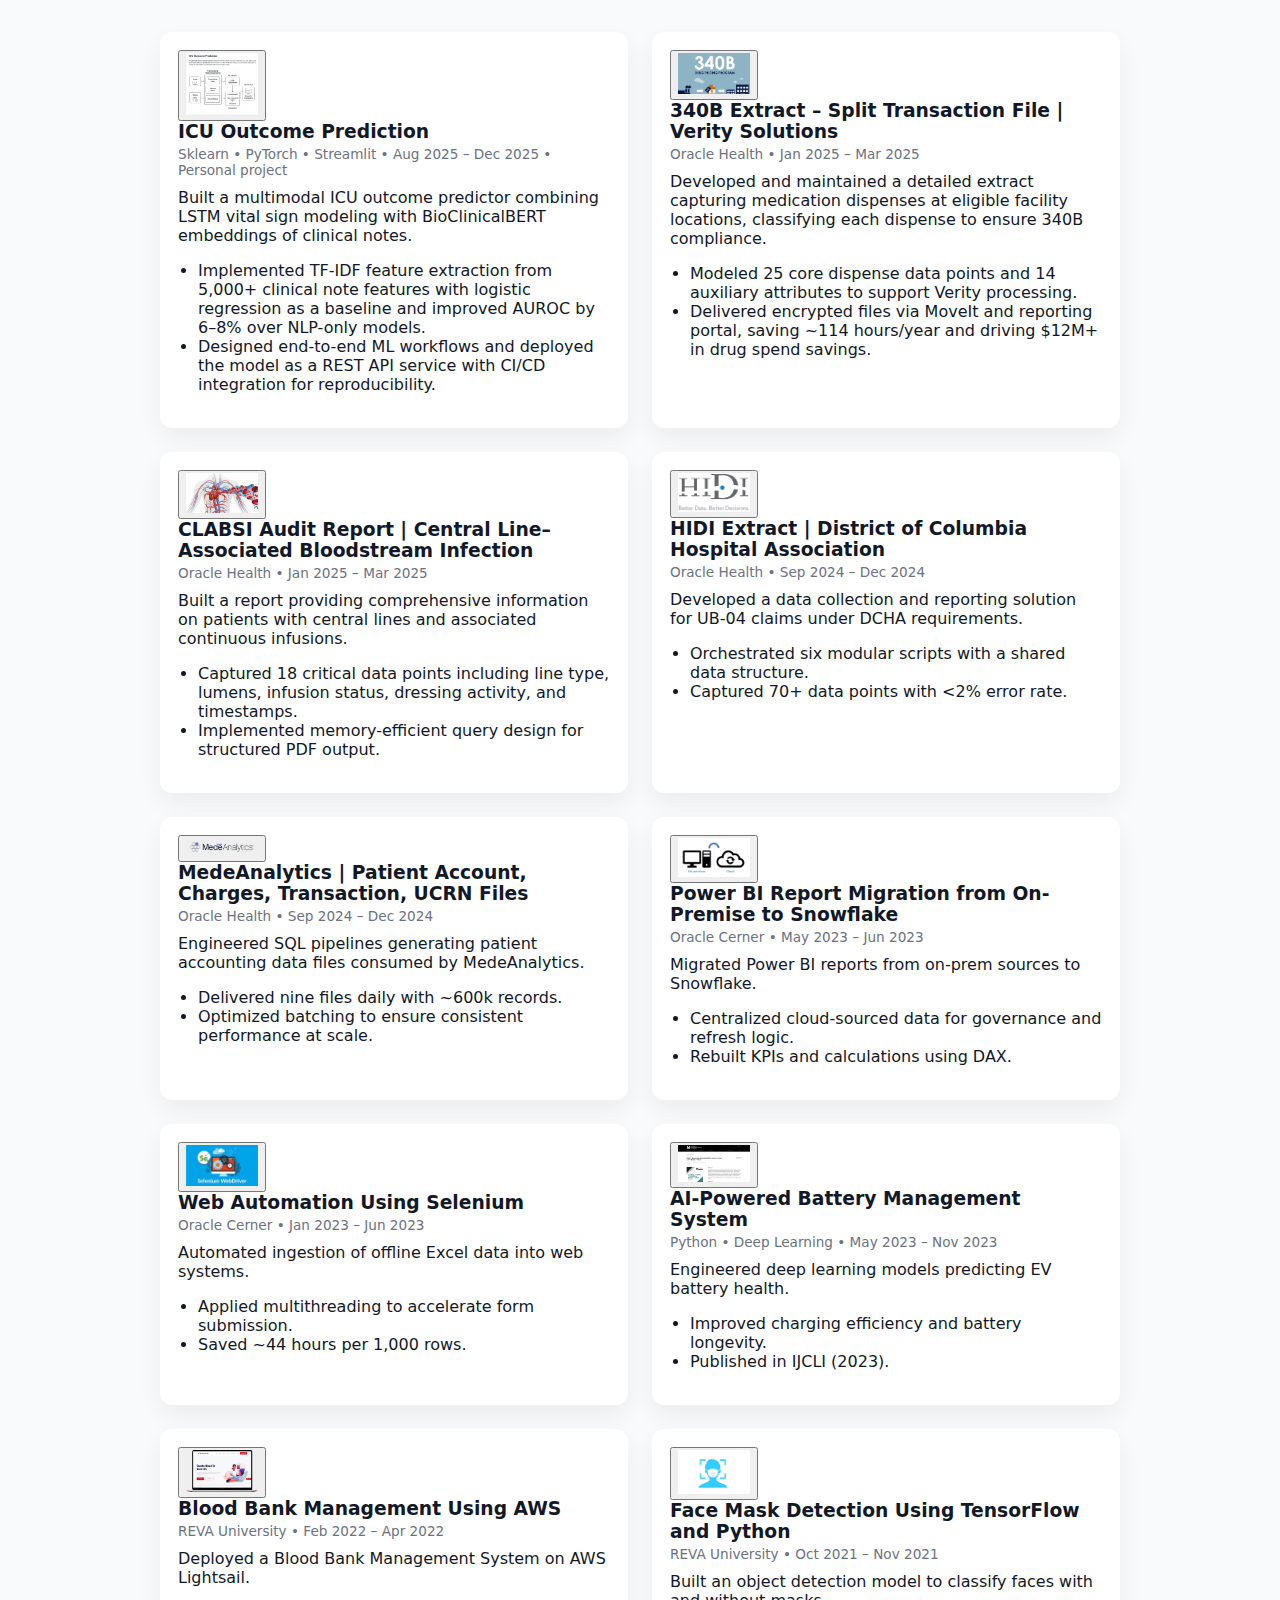
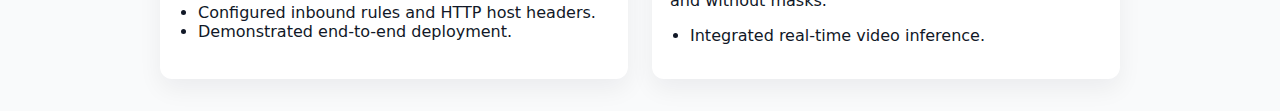
<file: projects.html>
<!doctype html>
<html lang="en">
<head>
<meta charset="utf-8" />
<meta name="viewport" content="width=device-width, initial-scale=1" />
<meta name="theme-color" content="#0b1020" />
<title>Projects | Roshan Dharan</title>
<meta name="description" content="Projects portfolio — filtering and search enabled." />
<link rel="canonical" href="https://roshandharan.github.io/projects.html" />
<link rel="icon" href="assets/favicon.svg" type="image/svg+xml" />
<link rel="manifest" href="manifest.webmanifest" />
<meta property="og:title" content="Projects | Roshan Dharan" />
<meta property="og:description" content="Projects portfolio — filtering and search enabled." />
<meta property="og:type" content="website" />
<meta property="og:image" content="assets/og-image.png" />
<meta property="og:url" content="https://roshandharan.github.io/projects.html" />
<meta name="twitter:card" content="summary_large_image" />
<link rel="stylesheet" href="css/style.css" />
</head>

<body>
<main id="content">
<section class="section">
<div class="container">
<div class="grid" id="projectsRoot">

<!-- ICU -->
<article class="card reveal"
data-title="ICU Outcome Prediction"
data-meta="Sklearn • PyTorch • Streamlit • Aug 2025 – Dec 2025 • Personal project"
data-tags="Sklearn|PyTorch|Streamlit|Personal"
data-order="202512">
<button class="media project">
<img src="assets/icu-project.png" alt="ICU Outcome Prediction cover" loading="lazy" />
</button>
<h3>ICU Outcome Prediction</h3>
<div class="meta">Sklearn • PyTorch • Streamlit • Aug 2025 – Dec 2025 • Personal project</div>
<p style="margin-top:10px;">
Built a multimodal ICU outcome predictor combining LSTM vital sign modeling with BioClinicalBERT embeddings of clinical notes.
</p>
<ul>
<li>Implemented TF-IDF feature extraction from 5,000+ clinical note features with logistic regression as a baseline and improved AUROC by 6–8% over NLP-only models.</li>
<li>Designed end-to-end ML workflows and deployed the model as a REST API service with CI/CD integration for reproducibility.</li>
</ul>
</article>

<!-- 340B -->
<article class="card reveal"
data-title="340B Extract – Split Transaction File | Verity Solutions"
data-meta="Oracle Health • Jan 2025 – Mar 2025"
data-tags="Oracle Health"
data-order="202511">
<button class="media project">
<img src="assets/340b.png" alt="340B Extract cover" loading="lazy" />
</button>
<h3>340B Extract – Split Transaction File | Verity Solutions</h3>
<div class="meta">Oracle Health • Jan 2025 – Mar 2025</div>
<p style="margin-top:10px;">
Developed and maintained a detailed extract capturing medication dispenses at eligible facility locations, classifying each dispense to ensure 340B compliance.
</p>
<ul>
<li>Modeled 25 core dispense data points and 14 auxiliary attributes to support Verity processing.</li>
<li>Delivered encrypted files via MoveIt and reporting portal, saving ~114 hours/year and driving $12M+ in drug spend savings.</li>
</ul>
</article>

<!-- CLABSI -->
<article class="card reveal"
data-title="CLABSI Audit Report | Central Line–Associated Bloodstream Infection"
data-meta="Oracle Health • Jan 2025 – Mar 2025"
data-tags="Oracle Health"
data-order="202510">
<button class="media project">
<img src="assets/clabsi.png" alt="CLABSI cover" loading="lazy" />
</button>
<h3>CLABSI Audit Report | Central Line–Associated Bloodstream Infection</h3>
<div class="meta">Oracle Health • Jan 2025 – Mar 2025</div>
<p style="margin-top:10px;">
Built a report providing comprehensive information on patients with central lines and associated continuous infusions.
</p>
<ul>
<li>Captured 18 critical data points including line type, lumens, infusion status, dressing activity, and timestamps.</li>
<li>Implemented memory-efficient query design for structured PDF output.</li>
</ul>
</article>

<!-- HIDI -->
<article class="card reveal"
data-title="HIDI Extract | District of Columbia Hospital Association"
data-meta="Oracle Health • Sep 2024 – Dec 2024"
data-tags="Oracle Health"
data-order="202409">
<button class="media project">
<img src="assets/hidi.png" alt="HIDI cover" loading="lazy" />
</button>
<h3>HIDI Extract | District of Columbia Hospital Association</h3>
<div class="meta">Oracle Health • Sep 2024 – Dec 2024</div>
<p style="margin-top:10px;">
Developed a data collection and reporting solution for UB-04 claims under DCHA requirements.
</p>
<ul>
<li>Orchestrated six modular scripts with a shared data structure.</li>
<li>Captured 70+ data points with &lt;2% error rate.</li>
</ul>
</article>

<!-- MedeAnalytics -->
<article class="card reveal"
data-title="MedeAnalytics | Patient Account, Charges, Transaction, UCRN Files"
data-meta="Oracle Health • Sep 2024 – Dec 2024"
data-tags="Oracle Health"
data-order="202408">
<button class="media project">
<img src="assets/mede.png" alt="MedeAnalytics cover" loading="lazy" />
</button>
<h3>MedeAnalytics | Patient Account, Charges, Transaction, UCRN Files</h3>
<div class="meta">Oracle Health • Sep 2024 – Dec 2024</div>
<p style="margin-top:10px;">
Engineered SQL pipelines generating patient accounting data files consumed by MedeAnalytics.
</p>
<ul>
<li>Delivered nine files daily with ~600k records.</li>
<li>Optimized batching to ensure consistent performance at scale.</li>
</ul>
</article>

<!-- Power BI -->
<article class="card reveal"
data-title="Power BI Report Migration from On-Premise to Snowflake"
data-meta="Oracle Cerner • May 2023 – Jun 2023"
data-tags="Oracle Cerner"
data-order="202306">
<button class="media project">
<img src="assets/power.png" alt="Power BI cover" loading="lazy" />
</button>
<h3>Power BI Report Migration from On-Premise to Snowflake</h3>
<div class="meta">Oracle Cerner • May 2023 – Jun 2023</div>
<p style="margin-top:10px;">
Migrated Power BI reports from on-prem sources to Snowflake.
</p>
<ul>
<li>Centralized cloud-sourced data for governance and refresh logic.</li>
<li>Rebuilt KPIs and calculations using DAX.</li>
</ul>
</article>

<!-- Selenium -->
<article class="card reveal"
data-title="Web Automation Using Selenium"
data-meta="Oracle Cerner • Jan 2023 – Jun 2023"
data-tags="Oracle Cerner"
data-order="202305">
<button class="media project">
<img src="assets/auto.png" alt="Automation cover" loading="lazy" />
</button>
<h3>Web Automation Using Selenium</h3>
<div class="meta">Oracle Cerner • Jan 2023 – Jun 2023</div>
<p style="margin-top:10px;">
Automated ingestion of offline Excel data into web systems.
</p>
<ul>
<li>Applied multithreading to accelerate form submission.</li>
<li>Saved ~44 hours per 1,000 rows.</li>
</ul>
</article>

<!-- Battery -->
<article class="card reveal"
data-title="AI-Powered Battery Management System"
data-meta="Python • Deep Learning • May 2023 – Nov 2023"
data-tags="Python|Deep Learning"
data-order="202304">
<button class="media project">
<img src="assets/battery-project.png" alt="Battery cover" loading="lazy" />
</button>
<h3>AI-Powered Battery Management System</h3>
<div class="meta">Python • Deep Learning • May 2023 – Nov 2023</div>
<p style="margin-top:10px;">
Engineered deep learning models predicting EV battery health.
</p>
<ul>
<li>Improved charging efficiency and battery longevity.</li>
<li>Published in IJCLI (2023).</li>
</ul>
</article>

<!-- Blood Bank -->
<article class="card reveal"
data-title="Blood Bank Management Using AWS"
data-meta="REVA University • Feb 2022 – Apr 2022"
data-tags="REVA University"
data-order="202204">
<button class="media project">
<img src="assets/blood.png" alt="Blood Bank cover" loading="lazy" />
</button>
<h3>Blood Bank Management Using AWS</h3>
<div class="meta">REVA University • Feb 2022 – Apr 2022</div>
<p style="margin-top:10px;">
Deployed a Blood Bank Management System on AWS Lightsail.
</p>
<ul>
<li>Configured inbound rules and HTTP host headers.</li>
<li>Demonstrated end-to-end deployment.</li>
</ul>
</article>

<!-- Face Mask -->
<article class="card reveal"
data-title="Face Mask Detection Using TensorFlow and Python"
data-meta="REVA University • Oct 2021 – Nov 2021"
data-tags="REVA University"
data-order="202111">
<button class="media project">
<img src="assets/face-mask.png" alt="Face Mask cover" loading="lazy" />
</button>
<h3>Face Mask Detection Using TensorFlow and Python</h3>
<div class="meta">REVA University • Oct 2021 – Nov 2021</div>
<p style="margin-top:10px;">
Built an object detection model to classify faces with and without masks.
</p>
<ul>
<li>Integrated real-time video inference.</li>
</ul>
</article>

</div>
</div>
</section>
</main>

<script src="js/main.js"></script>
</body>
</html>
</file>
<file: css/style.css>
/* =========================
   Base
   ========================= */

body {
  margin: 0;
  font-family: system-ui, -apple-system, BlinkMacSystemFont, "Segoe UI", sans-serif;
  color: #111827;
  background-color: #f9fafb;
}

nav {
  position: sticky;
  top: 0;
  z-index: 10;
  background: #ffffff;
  border-bottom: 1px solid #e5e7eb;
}

/* =========================
   Navigation
   ========================= */

.nav-inner {
  max-width: 960px;
  margin: 0 auto;
  padding: 10px 16px;
  display: flex;
  align-items: center;
  justify-content: space-between;
}

.brand-dot {
  width: 10px;
  height: 10px;
  border-radius: 999px;
  background: #6366f1;
  display: inline-block;
  margin-right: 6px;
}

.nav-links a {
  margin-left: 14px;
  text-decoration: none;
  color: #4b5563;
  font-size: 0.95rem;
}

.nav-links a:hover {
  color: #111827;
}

/* =========================
   Layout
   ========================= */

.container {
  max-width: 960px;
  margin: 0 auto;
  padding: 32px 16px;
}

.section h1 {
  font-size: 1.6rem;
  margin-bottom: 16px;
}

/* =========================
   Hero
   ========================= */

.hero {
  background: #eef2ff;
}

.hero-grid {
  display: grid;
  grid-template-columns: minmax(0, 1.5fr) minmax(0, 1fr);
  gap: 32px;
  align-items: center;
}

.hero h1 {
  font-size: 2.2rem;
  margin-bottom: 8px;
}

.hero p {
  line-height: 1.6;
}

.accent {
  color: #4f46e5;
}

/* === UPDATED HERO IMAGE (ONLY CHANGE) === */

.hero-image {
  width: 220px;
  height: 220px;
  border-radius: 999px;
  overflow: hidden;
  flex-shrink: 0;
  justify-self: center;
}

.hero-image img {
  width: 100%;
  height: 100%;
  object-fit: cover;
  object-position: center;
}

/* =========================
   Buttons / Badges
   ========================= */

.badges {
  margin-top: 14px;
  display: flex;
  flex-wrap: wrap;
  gap: 8px;
}

.badge {
  background: #e5e7eb;
  padding: 4px 10px;
  border-radius: 999px;
  font-size: 0.8rem;
}

.cta-row {
  margin-top: 18px;
  display: flex;
  flex-wrap: wrap;
  gap: 10px;
}

.btn {
  border-radius: 999px;
  padding: 8px 16px;
  border: 1px solid #4f46e5;
  text-decoration: none;
  font-size: 0.9rem;
  color: #4f46e5;
  background: #ffffff;
}

.btn.primary {
  background: #4f46e5;
  color: #ffffff;
}

/* =========================
   Cards & Grid
   ========================= */

.grid {
  display: grid;
  grid-template-columns: 1fr;
  gap: 16px;
}

.card {
  background: #ffffff;
  border-radius: 12px;
  padding: 18px;
  box-shadow: 0 10px 25px rgba(15, 23, 42, 0.06);
}

.card h3 {
  margin: 0 0 4px;
}

.card .meta {
  font-size: 0.85rem;
  color: #6b7280;
  margin-bottom: 8px;
}

.card ul {
  padding-left: 20px;
}

/* =========================
   Media (Images)
   ========================= */

/* Logos (Experience, Companies) */
.media.logo img {
  max-width: 56px;
  height: auto;
}

/* Project thumbnails / icons */
.media.project img {
  max-width: 72px;
  height: auto;
}

/* Awards – LARGE, CERTIFICATE-STYLE */
.media.award {
  width: 100%;
  height: 300px;
  margin-bottom: 12px;
  display: flex;
  align-items: center;
  justify-content: center;
  overflow: hidden;
  border-radius: 10px;
  background: #f9fafb;
}

.media.award img {
  width: 100%;
  height: 100%;
  object-fit: contain;
}

/* =========================
   Footer
   ========================= */

footer {
  text-align: center;
  padding: 18px;
  font-size: 0.8rem;
  color: #6b7280;
}

/* =========================
   Responsive
   ========================= */

@media (max-width: 768px) {
  .hero-grid {
    grid-template-columns: 1fr;
  }

  /* HERO IMAGE MOBILE TWEAK */
  .hero-image {
    width: 180px;
    height: 180px;
    margin: 0 auto;
  }
}

@media (min-width: 900px) {
  /* Better card layout on desktop */
  .grid {
    grid-template-columns: repeat(2, 1fr);
    gap: 24px;
  }
}
</file>
